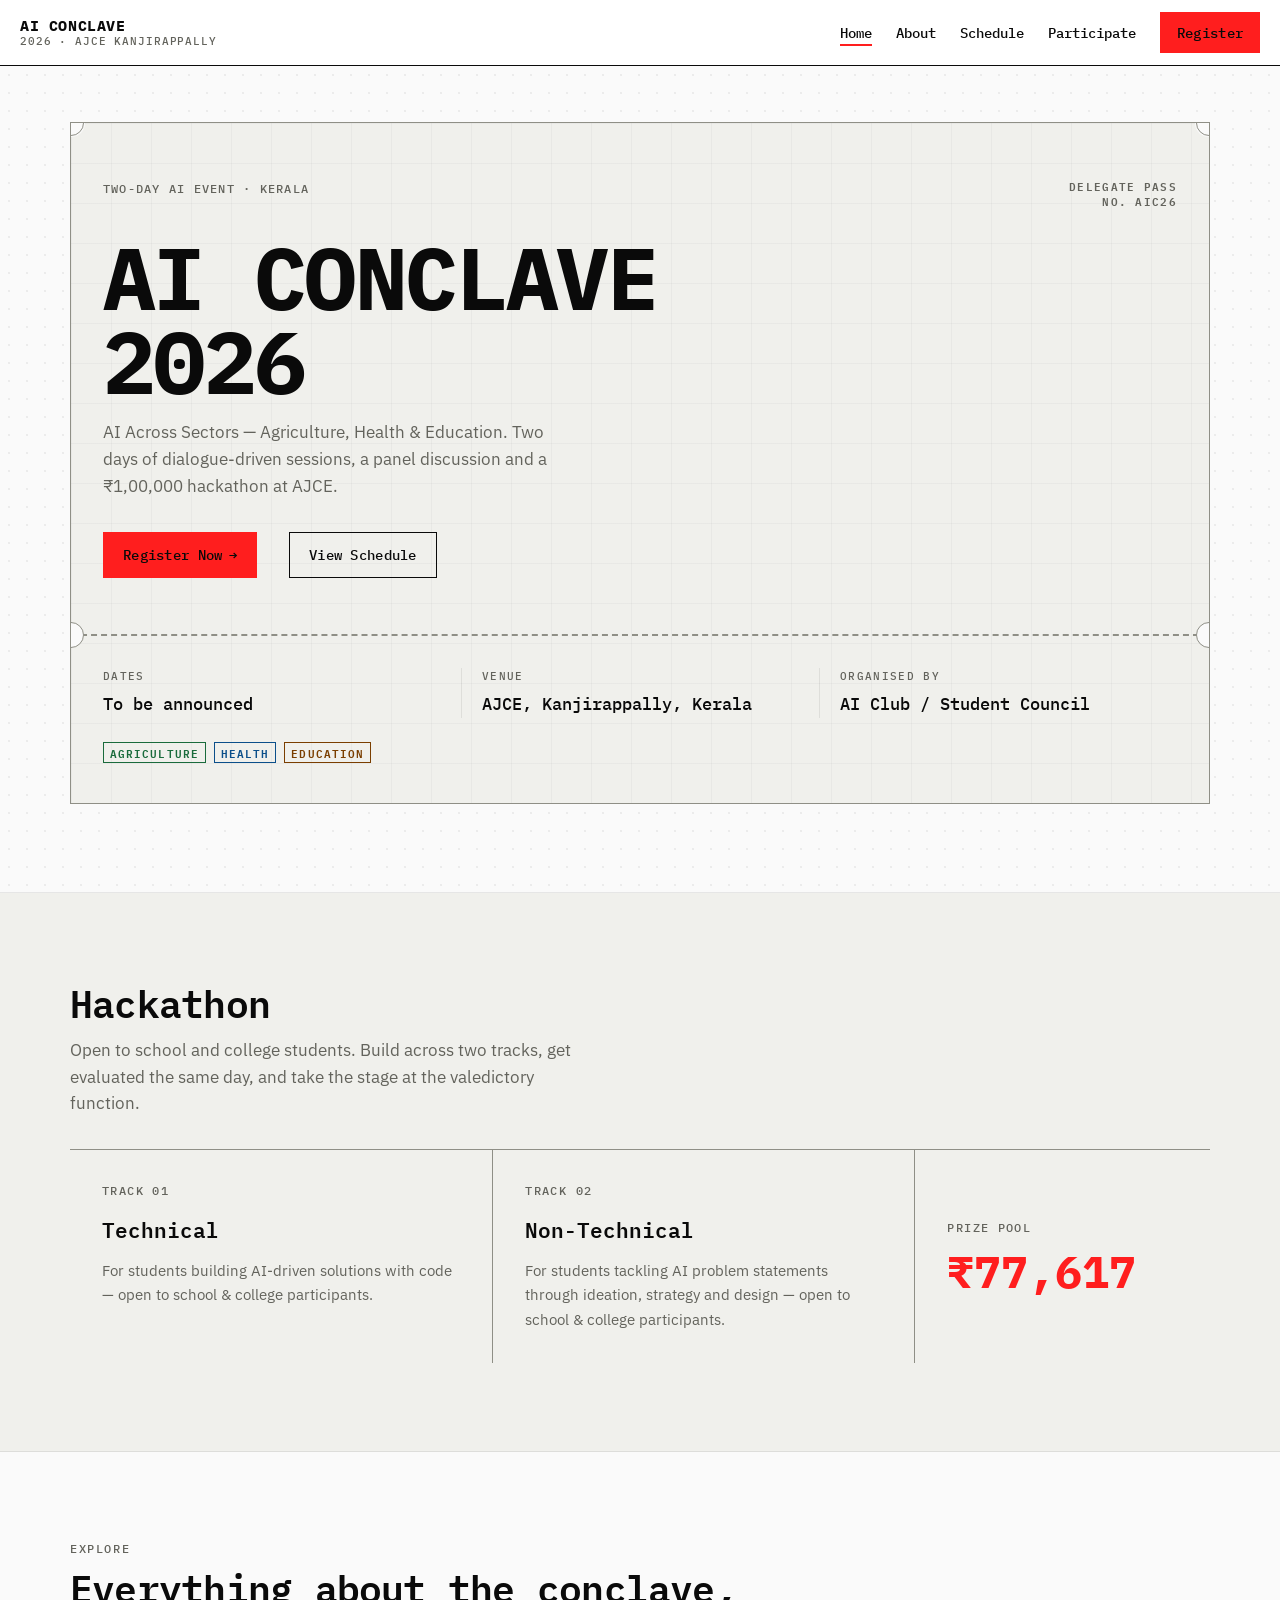
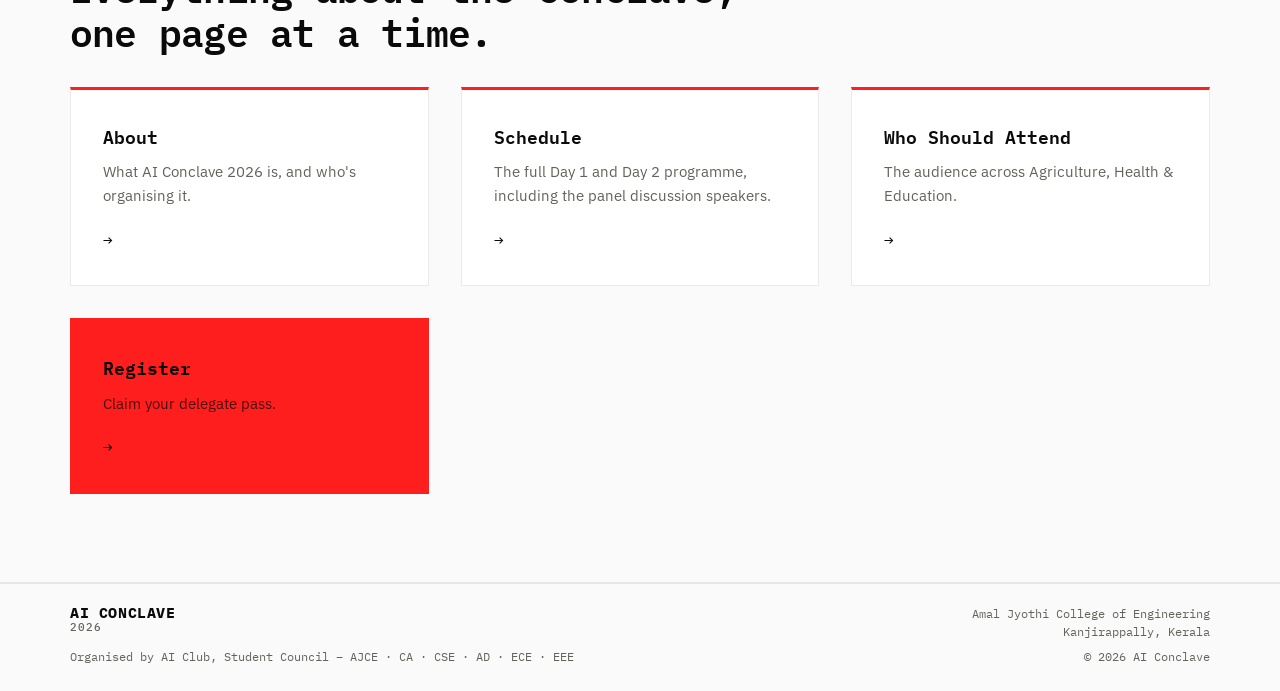
<file: index.html>
<!DOCTYPE html>
<html lang="en">
<head>
  <meta charset="utf-8" />
  <meta name="viewport" content="width=device-width, initial-scale=1" />
  <title>AI Conclave 2026</title>
  <link rel="preconnect" href="https://fonts.googleapis.com" />
  <link rel="preconnect" href="https://fonts.gstatic.com" crossorigin />
  <link href="https://fonts.googleapis.com/css2?family=IBM+Plex+Mono:wght@400;500;600;700&family=IBM+Plex+Sans:wght@400;600;700&display=swap" rel="stylesheet" />
  <link rel="stylesheet" href="style.css" />
</head>
<body>
<!-- SHARD: home-header | INSERT: immediately inside body, before main | DEPENDS: shared design tokens -->
<a class="skip-link" href="#main">Skip to main content</a>
<div class="scroll-progress" id="scroll-progress" aria-hidden="true"></div>
<header id="site-header" class="site-header">
  <div class="container header-bar">
    <a class="site-logo" href="index.html">AI CONCLAVE <span class="logo-year">2026 · AJCE KANJIRAPPALLY</span></a>
    <button id="nav-toggle" class="nav-toggle" type="button" aria-expanded="false" aria-controls="main-nav">
      <span class="sr-only">Menu</span>
      <span class="nav-toggle-bar"></span>
      <span class="nav-toggle-bar"></span>
      <span class="nav-toggle-bar"></span>
    </button>
    <nav class="main-nav" id="main-nav" aria-label="Primary">
      <ul class="main-nav-list">
        <li><a href="index.html" class="is-active" aria-current="page">Home</a></li>
        <li><a href="About/index.html">About</a></li>
        <li><a href="Schedule/index.html">Schedule</a></li>
        <li><a href="Participate/index.html">Participate</a></li>
        <li><a href="Register/index.html" class="btn btn-primary nav-cta">Register</a></li>
      </ul>
    </nav>
  </div>
</header>
<!-- /SHARD: home-header -->

<main id="main">
  <section id="hero" class="dot-field">
    <div class="container">
<!-- SHARD: hero-core | INSERT: inside #hero .container, before hero-actions | DEPENDS: ticket-03, ticket-04 -->
<div class="hero-ticket" data-reveal>
  <div class="hero-inner">
    <div class="hero-top">
      <span class="hero-eyebrow">Two-Day AI Event · Kerala</span>
      <span class="hero-badge-no">DELEGATE PASS<br />NO. AIC26</span>
    </div>
    <h1 class="hero-title">AI Conclave<br />2026</h1>
    <p class="hero-tagline">AI Across Sectors — Agriculture, Health &amp; Education. Two days of dialogue-driven sessions, a panel discussion and a ₹1,00,000 hackathon at AJCE.</p>
<!-- /SHARD: hero-core -->
<!-- SHARD: hero-actions | INSERT: immediately after ticket-02 hero tagline | DEPENDS: .hero-ticket remains open -->
    <div class="hero-actions">
      <a class="btn btn-primary" href="Register/index.html">Register Now <span class="btn-arrow" aria-hidden="true">→</span></a>
      <a class="btn btn-outline" href="Schedule/index.html">View Schedule</a>
    </div>
    <div class="hero-perforation"></div>
<!-- /SHARD: hero-actions -->
<!-- SHARD: hero-details | INSERT: immediately after ticket-03 perforation, then CLOSE .hero-inner and .hero-ticket | DEPENDS: ticket-02 wrapper -->
    <div class="hero-strip">
      <div class="hero-strip-item">
        <span class="hero-strip-label">Dates</span>
        <span class="hero-strip-value">To be announced</span>
      </div>
      <div class="hero-strip-item">
        <span class="hero-strip-label">Venue</span>
        <span class="hero-strip-value">AJCE, Kanjirappally, Kerala</span>
      </div>
      <div class="hero-strip-item">
        <span class="hero-strip-label">Organised By</span>
        <span class="hero-strip-value">AI Club / Student Council</span>
      </div>
    </div>
    <div class="hero-key">
      <div class="sector-key">
        <span class="stamp stamp-agri">Agriculture</span>
        <span class="stamp stamp-health">Health</span>
        <span class="stamp stamp-edu">Education</span>
      </div>
    </div>
  </div>
</div>
<!-- /SHARD: hero-details -->
    </div>
  </section>

  <section id="hackathon" class="section">
    <div class="container">
<!-- SHARD: hackathon-intro | INSERT: inside #hackathon .container, before .hackathon-grid | DEPENDS: tickets 06-08 -->
      <div class="section-head hackathon-intro" data-reveal>
        <h2 class="section-heading">Hackathon</h2>
        <p class="section-lede">Open to school and college students. Build across two tracks, get evaluated the same day, and take the stage at the valedictory function.</p>
      </div>
<!-- /SHARD: hackathon-intro -->
      <div class="hackathon-grid">
<!-- SHARD: technical-track | INSERT: first child of .hackathon-grid | DEPENDS: integration grid wrapper -->
        <div class="hackathon-track">
          <span class="hackathon-track-label">Track 01</span>
          <h3>Technical</h3>
          <p>For students building AI-driven solutions with code — open to school &amp; college participants.</p>
        </div>
<!-- /SHARD: technical-track -->
<!-- SHARD: nontechnical-track | INSERT: second child of .hackathon-grid | DEPENDS: integration grid wrapper -->
        <div class="hackathon-track">
          <span class="hackathon-track-label">Track 02</span>
          <h3>Non-Technical</h3>
          <p>For students tackling AI problem statements through ideation, strategy and design — open to school &amp; college participants.</p>
        </div>
<!-- /SHARD: nontechnical-track -->
<!-- SHARD: hackathon-prize | INSERT: third child of .hackathon-grid | DEPENDS: integration count-up script -->
        <div class="hackathon-prize">
          <span class="hackathon-prize-label">Prize Pool</span>
          <span class="hackathon-prize-figure mono-figure" data-count-to="100000" data-prefix="₹" data-format="indian">₹1,00,000</span>
        </div>
<!-- /SHARD: hackathon-prize -->
      </div>
    </div>
  </section>

  <section id="explore" class="section">
    <div class="container">
<!-- SHARD: explore | INSERT: as complete content inside #explore .container | DEPENDS: shared section styles -->
      <div class="section-head" data-reveal>
        <p class="eyebrow">Explore</p>
        <h2 class="section-heading">Everything about the conclave, one page at a time.</h2>
      </div>
      <div class="page-links-grid">
        <a class="page-link-card" href="About/index.html" data-reveal>
          <span class="page-link-title">About</span>
          <span class="page-link-desc">What AI Conclave 2026 is, and who's organising it.</span>
          <span class="page-link-arrow" aria-hidden="true">→</span>
        </a>
        <a class="page-link-card" href="Schedule/index.html" data-reveal>
          <span class="page-link-title">Schedule</span>
          <span class="page-link-desc">The full Day 1 and Day 2 programme, including the panel discussion speakers.</span>
          <span class="page-link-arrow" aria-hidden="true">→</span>
        </a>
        <a class="page-link-card" href="Participate/index.html" data-reveal>
          <span class="page-link-title">Who Should Attend</span>
          <span class="page-link-desc">The audience across Agriculture, Health &amp; Education.</span>
          <span class="page-link-arrow" aria-hidden="true">→</span>
        </a>
        <a class="page-link-card page-link-card-cta" href="Register/index.html" data-reveal>
          <span class="page-link-title">Register</span>
          <span class="page-link-desc">Claim your delegate pass.</span>
          <span class="page-link-arrow" aria-hidden="true">→</span>
        </a>
      </div>
<!-- /SHARD: explore -->
    </div>
  </section>
</main>
<!-- SHARD: footer | INSERT: immediately after </main> | DEPENDS: shared container and site-logo styles -->
<footer id="footer">
  <div class="container footer-grid">
    <div class="footer-org">
      <span class="site-logo">AI CONCLAVE <span class="logo-year">2026</span></span>
      <p class="footer-departments">Organised by AI Club, Student Council &ndash; AJCE &middot; CA &middot; CSE &middot; AD &middot; ECE &middot; EEE</p>
    </div>
    <div class="footer-meta">
      <p>Amal Jyothi College of Engineering<br />Kanjirappally, Kerala</p>
      <p>&copy; 2026 AI Conclave</p>
    </div>
  </div>
</footer>
<!-- /SHARD: footer -->
<script src="script.js"></script>
</body>
</html>
</file>
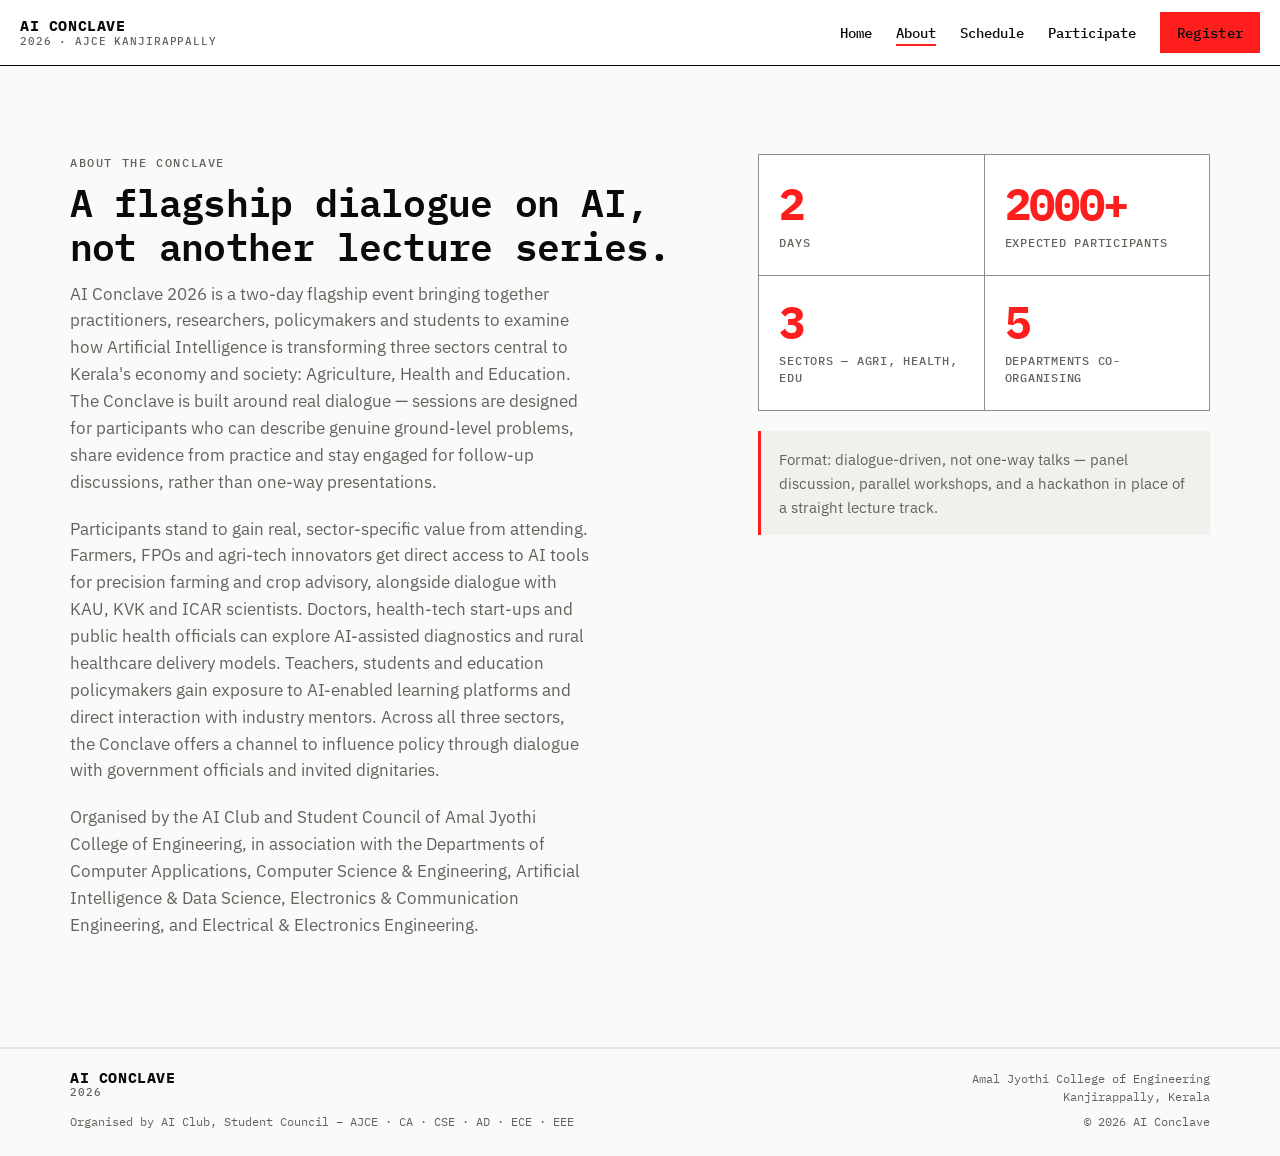
<file: About/index.html>
<!DOCTYPE html>
<html lang="en">
<head>
  <meta charset="utf-8" />
  <meta name="viewport" content="width=device-width, initial-scale=1" />
  <title>About — AI Conclave 2026</title>
  <link rel="preconnect" href="https://fonts.googleapis.com" />
  <link rel="preconnect" href="https://fonts.gstatic.com" crossorigin />
  <link href="https://fonts.googleapis.com/css2?family=IBM+Plex+Mono:wght@400;500;600;700&family=IBM+Plex+Sans:wght@400;600;700&display=swap" rel="stylesheet" />
  <link rel="stylesheet" href="../style.css" />
</head>
<body>
<!-- SHARD: about-header | INSERT: immediately inside body, before main | DEPENDS: shared design tokens -->
<a class="skip-link" href="#main">Skip to main content</a>
<div class="scroll-progress" id="scroll-progress" aria-hidden="true"></div>
<header id="site-header" class="site-header">
  <div class="container header-bar">
    <a class="site-logo" href="../index.html">AI CONCLAVE <span class="logo-year">2026 · AJCE KANJIRAPPALLY</span></a>
    <button id="nav-toggle" class="nav-toggle" type="button" aria-expanded="false" aria-controls="main-nav">
      <span class="sr-only">Menu</span>
      <span class="nav-toggle-bar"></span>
      <span class="nav-toggle-bar"></span>
      <span class="nav-toggle-bar"></span>
    </button>
    <nav class="main-nav" id="main-nav" aria-label="Primary">
      <ul class="main-nav-list">
        <li><a href="../index.html">Home</a></li>
        <li><a href="../About/index.html" class="is-active" aria-current="page">About</a></li>
        <li><a href="../Schedule/index.html">Schedule</a></li>
        <li><a href="../Participate/index.html">Participate</a></li>
        <li><a href="../Register/index.html" class="btn btn-primary nav-cta">Register</a></li>
      </ul>
    </nav>
  </div>
</header>
<!-- /SHARD: about-header -->

<main id="main">
  <section id="about" class="section">
    <div class="container about-grid">
<!-- SHARD: about-intro | INSERT: first content inside .about-grid; OPENS: left prose column | DEPENDS: tickets 03-05 -->
      <div data-reveal>
        <p class="eyebrow">About the Conclave</p>
        <h1 class="section-heading">A flagship dialogue on AI, not another lecture series.</h1>
<!-- /SHARD: about-intro -->
<!-- SHARD: about-purpose | INSERT: after ticket-12 heading, inside open left prose column | DEPENDS: ticket-12 -->
        <p class="section-lede">AI Conclave 2026 is a two-day flagship event bringing together practitioners, researchers, policymakers and students to examine how Artificial Intelligence is transforming three sectors central to Kerala's economy and society: Agriculture, Health and Education. The Conclave is built around real dialogue — sessions are designed for participants who can describe genuine ground-level problems, share evidence from practice and stay engaged for follow-up discussions, rather than one-way presentations.</p>
<!-- /SHARD: about-purpose -->
<!-- SHARD: about-value | INSERT: after ticket-13, inside open left prose column | DEPENDS: ticket-12 -->
        <p class="section-lede">Participants stand to gain real, sector-specific value from attending. Farmers, FPOs and agri-tech innovators get direct access to AI tools for precision farming and crop advisory, alongside dialogue with KAU, KVK and ICAR scientists. Doctors, health-tech start-ups and public health officials can explore AI-assisted diagnostics and rural healthcare delivery models. Teachers, students and education policymakers gain exposure to AI-enabled learning platforms and direct interaction with industry mentors. Across all three sectors, the Conclave offers a channel to influence policy through dialogue with government officials and invited dignitaries.</p>
<!-- /SHARD: about-value -->
<!-- SHARD: about-organisers | INSERT: after ticket-14; CLOSES: left prose column | DEPENDS: ticket-12 -->
        <p class="section-lede">Organised by the AI Club and Student Council of Amal Jyothi College of Engineering, in association with the Departments of Computer Applications, Computer Science &amp; Engineering, Artificial Intelligence &amp; Data Science, Electronics &amp; Communication Engineering, and Electrical &amp; Electronics Engineering.</p>
      </div>
<!-- /SHARD: about-organisers -->
<!-- SHARD: stat-days | INSERT: opens right about column and .about-stats; first statistic | DEPENDS: ticket-19 closes wrappers -->
      <div data-reveal>
        <div class="about-stats">
          <div class="about-stat">
            <span class="about-stat-figure mono-figure" data-count-to="2">2</span>
            <span class="about-stat-label">Days</span>
          </div>
<!-- /SHARD: stat-days -->
<!-- SHARD: stat-participants | INSERT: second child of open .about-stats | DEPENDS: ticket-16 -->
          <div class="about-stat">
            <span class="about-stat-figure mono-figure" data-count-to="2000" data-suffix="+">2000+</span>
            <span class="about-stat-label">Expected participants</span>
          </div>
<!-- /SHARD: stat-participants -->
<!-- SHARD: stat-sectors | INSERT: third child of open .about-stats | DEPENDS: ticket-16 -->
          <div class="about-stat">
            <span class="about-stat-figure mono-figure" data-count-to="3">3</span>
            <span class="about-stat-label">Sectors — Agri, Health, Edu</span>
          </div>
<!-- /SHARD: stat-sectors -->
<!-- SHARD: stat-departments | INSERT: fourth child of open .about-stats; CLOSES About section and main | DEPENDS: ticket-16 wrappers -->
          <div class="about-stat">
            <span class="about-stat-figure mono-figure" data-count-to="5">5</span>
            <span class="about-stat-label">Departments co-organising</span>
          </div>
        </div>
        <p class="about-principle">Format: dialogue-driven, not one-way talks — panel discussion, parallel workshops, and a hackathon in place of a straight lecture track.</p>
      </div>
    </div>
  </section>
</main>
<!-- /SHARD: stat-departments -->
<!-- SHARD: about-footer | INSERT: immediately after </main> | DEPENDS: shared container and site-logo styles -->
<footer id="footer">
  <div class="container footer-grid">
    <div class="footer-org">
      <span class="site-logo">AI CONCLAVE <span class="logo-year">2026</span></span>
      <p class="footer-departments">Organised by AI Club, Student Council &ndash; AJCE &middot; CA &middot; CSE &middot; AD &middot; ECE &middot; EEE</p>
    </div>
    <div class="footer-meta">
      <p>Amal Jyothi College of Engineering<br />Kanjirappally, Kerala</p>
      <p>&copy; 2026 AI Conclave</p>
    </div>
  </div>
</footer>
<!-- /SHARD: about-footer -->
<script src="../script.js"></script>
</body>
</html>
</file>
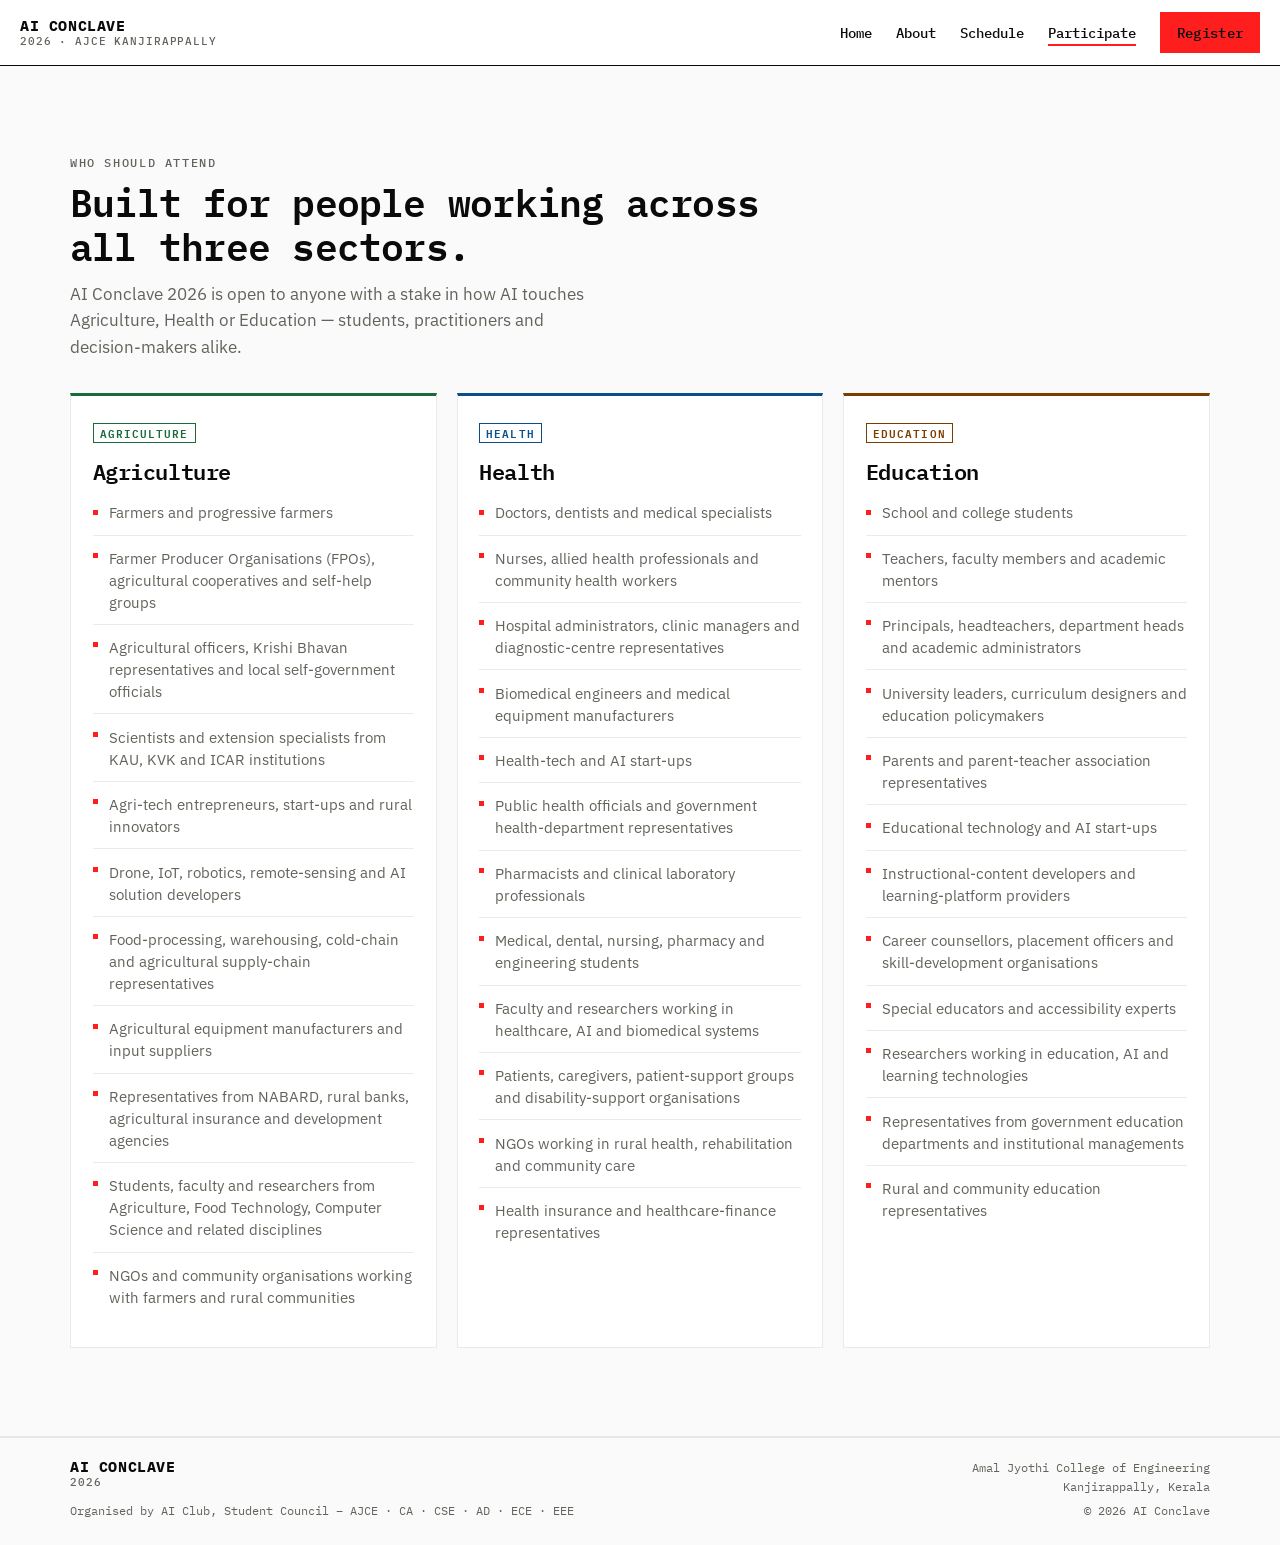
<file: Participate/index.html>
<!DOCTYPE html>
<html lang="en">
<head>
  <meta charset="utf-8" />
  <meta name="viewport" content="width=device-width, initial-scale=1" />
  <title>Who Should Attend — AI Conclave 2026</title>
  <link rel="preconnect" href="https://fonts.googleapis.com" />
  <link rel="preconnect" href="https://fonts.gstatic.com" crossorigin />
  <link href="https://fonts.googleapis.com/css2?family=IBM+Plex+Mono:wght@400;500;600;700&family=IBM+Plex+Sans:wght@400;600;700&display=swap" rel="stylesheet" />
  <link rel="stylesheet" href="../style.css" />
</head>
<body>
<!-- SHARD: participate-header | INSERT: immediately inside body, before main | DEPENDS: shared design tokens -->
<a class="skip-link" href="#main">Skip to main content</a>
<div class="scroll-progress" id="scroll-progress" aria-hidden="true"></div>
<header id="site-header" class="site-header">
  <div class="container header-bar">
    <a class="site-logo" href="../index.html">AI CONCLAVE <span class="logo-year">2026 · AJCE KANJIRAPPALLY</span></a>
    <button id="nav-toggle" class="nav-toggle" type="button" aria-expanded="false" aria-controls="main-nav">
      <span class="sr-only">Menu</span>
      <span class="nav-toggle-bar"></span>
      <span class="nav-toggle-bar"></span>
      <span class="nav-toggle-bar"></span>
    </button>
    <nav class="main-nav" id="main-nav" aria-label="Primary">
      <ul class="main-nav-list">
        <li><a href="../index.html">Home</a></li>
        <li><a href="../About/index.html">About</a></li>
        <li><a href="../Schedule/index.html">Schedule</a></li>
        <li><a href="../Participate/index.html" class="is-active" aria-current="page">Participate</a></li>
        <li><a href="../Register/index.html" class="btn btn-primary nav-cta">Register</a></li>
      </ul>
    </nav>
  </div>
</header>
<!-- /SHARD: participate-header -->

<main id="main">
  <section id="participants" class="section">
    <div class="container">
<!-- SHARD: participants-intro | INSERT: first content inside #participants .container | DEPENDS: shared typography -->
      <div class="section-head" data-reveal>
        <p class="eyebrow">Who Should Attend</p>
        <h1 class="section-heading">Built for people working across all three sectors.</h1>
        <p class="section-lede">AI Conclave 2026 is open to anyone with a stake in how AI touches Agriculture, Health or Education — students, practitioners and decision-makers alike.</p>
      </div>
<!-- /SHARD: participants-intro -->
<!-- SHARD: participants-grid | INSERT: after intro; OPENS .participants-grid | DEPENDS: tickets 04-09 -->
      <div class="participants-grid">
<!-- /SHARD: participants-grid -->
<!-- SHARD: participants-agriculture-a | INSERT: opens first Agriculture card in .participants-grid | DEPENDS: ticket-35 closes card -->
        <div id="participants-agri" class="participant-group" data-reveal>
          <span class="stamp stamp-agri">Agriculture</span>
          <h2>Agriculture</h2>
          <ul class="participant-list">
            <li>Farmers and progressive farmers</li>
            <li>Farmer Producer Organisations (FPOs), agricultural cooperatives and self-help groups</li>
            <li>Agricultural officers, Krishi Bhavan representatives and local self-government officials</li>
            <li>Scientists and extension specialists from KAU, KVK and ICAR institutions</li>
            <li>Agri-tech entrepreneurs, start-ups and rural innovators</li>
            <li>Drone, IoT, robotics, remote-sensing and AI solution developers</li>
<!-- /SHARD: participants-agriculture-a -->
<!-- SHARD: participants-agriculture-b | INSERT: completes Agriculture list and card | DEPENDS: ticket-34 -->
            <li>Food-processing, warehousing, cold-chain and agricultural supply-chain representatives</li>
            <li>Agricultural equipment manufacturers and input suppliers</li>
            <li>Representatives from NABARD, rural banks, agricultural insurance and development agencies</li>
            <li>Students, faculty and researchers from Agriculture, Food Technology, Computer Science and related disciplines</li>
            <li>NGOs and community organisations working with farmers and rural communities</li>
          </ul>
        </div>
<!-- /SHARD: participants-agriculture-b -->
<!-- SHARD: participants-health-a | INSERT: opens second Health card in .participants-grid | DEPENDS: ticket-37 closes card -->
        <div id="participants-health" class="participant-group" data-reveal>
          <span class="stamp stamp-health">Health</span>
          <h2>Health</h2>
          <ul class="participant-list">
            <li>Doctors, dentists and medical specialists</li>
            <li>Nurses, allied health professionals and community health workers</li>
            <li>Hospital administrators, clinic managers and diagnostic-centre representatives</li>
            <li>Biomedical engineers and medical equipment manufacturers</li>
            <li>Health-tech and AI start-ups</li>
            <li>Public health officials and government health-department representatives</li>
<!-- /SHARD: participants-health-a -->
<!-- SHARD: participants-health-b | INSERT: completes Health list and card | DEPENDS: ticket-36 -->
            <li>Pharmacists and clinical laboratory professionals</li>
            <li>Medical, dental, nursing, pharmacy and engineering students</li>
            <li>Faculty and researchers working in healthcare, AI and biomedical systems</li>
            <li>Patients, caregivers, patient-support groups and disability-support organisations</li>
            <li>NGOs working in rural health, rehabilitation and community care</li>
            <li>Health insurance and healthcare-finance representatives</li>
          </ul>
        </div>
<!-- /SHARD: participants-health-b -->
<!-- SHARD: participants-education-a | INSERT: opens third Education card in .participants-grid | DEPENDS: ticket-39 closes page wrappers -->
        <div id="participants-edu" class="participant-group" data-reveal>
          <span class="stamp stamp-edu">Education</span>
          <h2>Education</h2>
          <ul class="participant-list">
            <li>School and college students</li>
            <li>Teachers, faculty members and academic mentors</li>
            <li>Principals, headteachers, department heads and academic administrators</li>
            <li>University leaders, curriculum designers and education policymakers</li>
            <li>Parents and parent-teacher association representatives</li>
            <li>Educational technology and AI start-ups</li>
<!-- /SHARD: participants-education-a -->
<!-- SHARD: participants-education-b | INSERT: completes Education list; CLOSES grid, section, and main | DEPENDS: ticket-38 -->
            <li>Instructional-content developers and learning-platform providers</li>
            <li>Career counsellors, placement officers and skill-development organisations</li>
            <li>Special educators and accessibility experts</li>
            <li>Researchers working in education, AI and learning technologies</li>
            <li>Representatives from government education departments and institutional managements</li>
            <li>Rural and community education representatives</li>
          </ul>
        </div>
      </div>
    </div>
  </section>
</main>
<!-- /SHARD: participants-education-b -->
<!-- SHARD: participate-footer | INSERT: immediately after </main> | DEPENDS: shared container and site-logo styles -->
<footer id="footer">
  <div class="container footer-grid">
    <div class="footer-org">
      <span class="site-logo">AI CONCLAVE <span class="logo-year">2026</span></span>
      <p class="footer-departments">Organised by AI Club, Student Council &ndash; AJCE &middot; CA &middot; CSE &middot; AD &middot; ECE &middot; EEE</p>
    </div>
    <div class="footer-meta">
      <p>Amal Jyothi College of Engineering<br />Kanjirappally, Kerala</p>
      <p>&copy; 2026 AI Conclave</p>
    </div>
  </div>
</footer>
<!-- /SHARD: participate-footer -->
<script src="../script.js"></script>
</body>
</html>
</file>
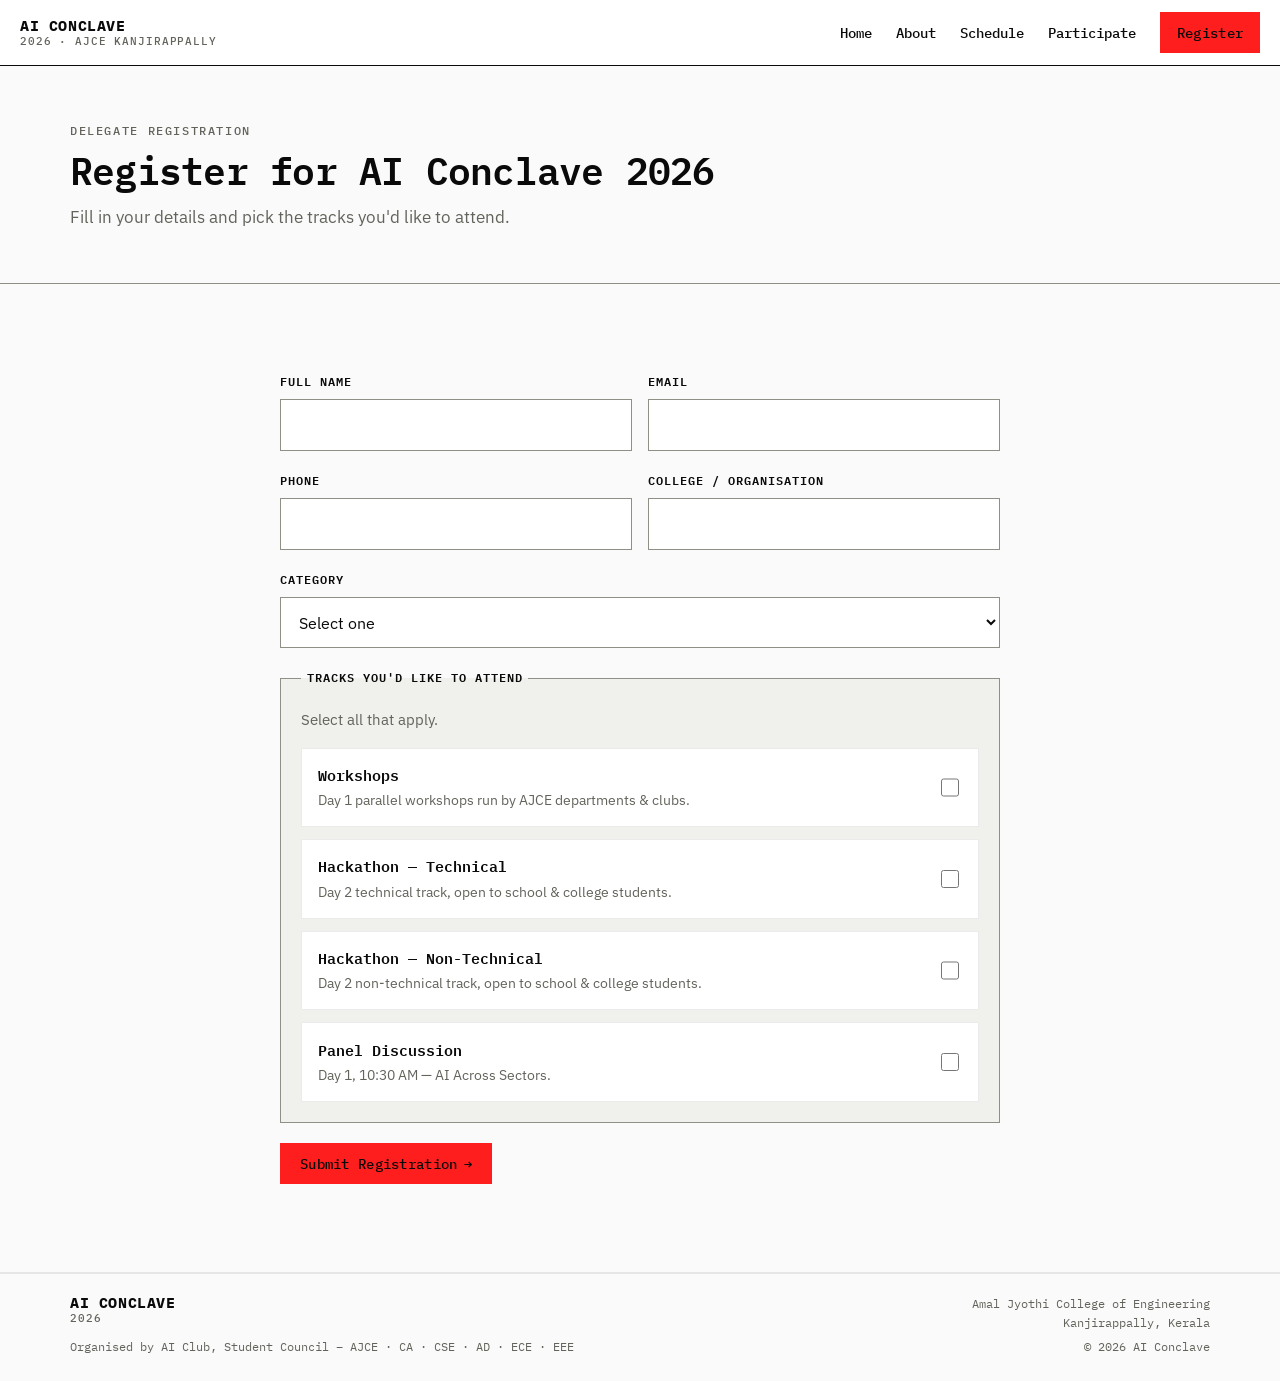
<file: Register/index.html>
<!DOCTYPE html>
<html lang="en">
<head>
  <meta charset="utf-8" />
  <meta name="viewport" content="width=device-width, initial-scale=1" />
  <title>Register — AI Conclave 2026</title>
  <link rel="preconnect" href="https://fonts.googleapis.com" />
  <link rel="preconnect" href="https://fonts.gstatic.com" crossorigin />
  <link href="https://fonts.googleapis.com/css2?family=IBM+Plex+Mono:wght@400;500;600;700&family=IBM+Plex+Sans:wght@400;600;700&display=swap" rel="stylesheet" />
  <link rel="stylesheet" href="../style.css" />
</head>
<body>
<!-- SHARD: register-header | INSERT: immediately inside body, before main | DEPENDS: shared design tokens -->
<a class="skip-link" href="#main">Skip to main content</a>
<div class="scroll-progress" id="scroll-progress" aria-hidden="true"></div>
<header id="site-header" class="site-header">
  <div class="container header-bar">
    <a class="site-logo" href="../index.html">AI CONCLAVE <span class="logo-year">2026 · AJCE KANJIRAPPALLY</span></a>
    <button id="nav-toggle" class="nav-toggle" type="button" aria-expanded="false" aria-controls="main-nav">
      <span class="sr-only">Menu</span>
      <span class="nav-toggle-bar"></span>
      <span class="nav-toggle-bar"></span>
      <span class="nav-toggle-bar"></span>
    </button>
    <nav class="main-nav" id="main-nav" aria-label="Primary">
      <ul class="main-nav-list">
        <li><a href="../index.html">Home</a></li>
        <li><a href="../About/index.html">About</a></li>
        <li><a href="../Schedule/index.html">Schedule</a></li>
        <li><a href="../Participate/index.html">Participate</a></li>
        <li><a href="../Register/index.html" class="btn btn-primary nav-cta is-active" aria-current="page">Register</a></li>
      </ul>
    </nav>
  </div>
</header>
<!-- /SHARD: register-header -->

<main id="main">
<!-- SHARD: register-page-header | INSERT: first child of main | DEPENDS: shared typography -->
  <section class="page-header">
    <div class="container">
      <p class="eyebrow">Delegate Registration</p>
      <h1 class="section-heading">Register for AI Conclave 2026</h1>
      <p class="section-lede">Fill in your details and pick the tracks you'd like to attend.</p>
    </div>
  </section>
<!-- /SHARD: register-page-header -->
  <section id="registration-form" class="section">
    <div class="container register-layout">
<!-- SHARD: register-identity | INSERT: OPENS #register-form, first form row | DEPENDS: tickets 04-07 -->
      <form id="register-form" novalidate>
        <div class="form-row">
          <div class="form-field">
            <label for="field-name">Full Name</label>
            <input type="text" id="field-name" name="name" autocomplete="name" required />
          </div>
          <div class="form-field">
            <label for="field-email">Email</label>
            <input type="email" id="field-email" name="email" autocomplete="email" required />
          </div>
        </div>
<!-- /SHARD: register-identity -->
<!-- SHARD: register-contact-category | INSERT: after ticket-43 inside open form | DEPENDS: ticket-43 -->
        <div class="form-row">
          <div class="form-field">
            <label for="field-phone">Phone</label>
            <input type="tel" id="field-phone" name="phone" autocomplete="tel" required />
          </div>
          <div class="form-field">
            <label for="field-org">College / Organisation</label>
            <input type="text" id="field-org" name="organisation" autocomplete="organization" required />
          </div>
        </div>
        <div class="form-field">
          <label for="field-category">Category</label>
          <select id="field-category" name="category" required>
            <option value="" disabled selected>Select one</option>
            <option value="Student">Student</option>
            <option value="Faculty">Faculty</option>
            <option value="Farmer">Farmer</option>
            <option value="Healthcare Professional">Healthcare Professional</option>
            <option value="Industry">Industry</option>
            <option value="Other">Other</option>
          </select>
        </div>
<!-- /SHARD: register-contact-category -->
<!-- SHARD: register-tracks-a | INSERT: opens track fieldset after category | DEPENDS: ticket-46 closes it -->
        <fieldset class="form-fieldset">
          <legend class="form-legend">Tracks You'd Like to Attend</legend>
          <p class="form-hint">Select all that apply.</p>
          <div class="track-options">
            <div class="track-option">
              <label for="track-workshops">
                <span class="track-option-title">Workshops</span>
                <span class="track-option-desc">Day 1 parallel workshops run by AJCE departments &amp; clubs.</span>
              </label>
              <input type="checkbox" id="track-workshops" name="tracks" value="Workshops" />
            </div>
            <div class="track-option">
              <label for="track-hackathon-tech">
                <span class="track-option-title">Hackathon — Technical</span>
                <span class="track-option-desc">Day 2 technical track, open to school &amp; college students.</span>
              </label>
              <input type="checkbox" id="track-hackathon-tech" name="tracks" value="Hackathon (Technical)" />
            </div>
<!-- /SHARD: register-tracks-a -->
<!-- SHARD: register-tracks-b | INSERT: completes ticket-45 track options and fieldset | DEPENDS: ticket-45 -->
            <div class="track-option">
              <label for="track-hackathon-nontech">
                <span class="track-option-title">Hackathon — Non-Technical</span>
                <span class="track-option-desc">Day 2 non-technical track, open to school &amp; college students.</span>
              </label>
              <input type="checkbox" id="track-hackathon-nontech" name="tracks" value="Hackathon (Non-Technical)" />
            </div>
            <div class="track-option">
              <label for="track-panel">
                <span class="track-option-title">Panel Discussion</span>
                <span class="track-option-desc">Day 1, 10:30 AM — AI Across Sectors.</span>
              </label>
              <input type="checkbox" id="track-panel" name="tracks" value="Panel Discussion" />
            </div>
          </div>
        </fieldset>
<!-- /SHARD: register-tracks-b -->
<!-- SHARD: register-submit | INSERT: after track fieldset; CLOSES form | DEPENDS: ticket-43 -->
        <div class="form-submit-row">
          <button type="submit" class="btn btn-primary" id="register-submit">Submit Registration <span class="btn-arrow" aria-hidden="true">→</span></button>
          <p class="form-error" id="register-error" role="alert" aria-live="polite">Please fill in all required fields.</p>
        </div>
      </form>
<!-- /SHARD: register-submit -->
<!-- SHARD: register-confirmation | INSERT: after closed form inside .register-layout | DEPENDS: integration form script -->
      <div class="confirmation-panel" id="confirmation-panel" role="status" aria-live="polite">
        <span class="stamp">Registration Received</span>
        <h2>You're on the list.</h2>
        <p>Thanks for registering for AI Conclave 2026. A confirmation with further details will be sent to your email closer to the event.</p>
        <dl class="confirmation-summary" id="confirmation-summary"></dl>
        <button type="button" class="btn btn-outline" id="register-again">Register Another Person</button>
      </div>
<!-- /SHARD: register-confirmation -->
<!-- SHARD: register-layout-close | INSERT: after ticket-48; CLOSES layout, registration section, and main | DEPENDS: integration outer wrappers -->
    </div>
  </section>
</main>
<!-- /SHARD: register-layout-close -->
<!-- SHARD: register-footer | INSERT: immediately after </main> | DEPENDS: shared container and site-logo styles -->
<footer id="footer">
  <div class="container footer-grid">
    <div class="footer-org">
      <span class="site-logo">AI CONCLAVE <span class="logo-year">2026</span></span>
      <p class="footer-departments">Organised by AI Club, Student Council &ndash; AJCE &middot; CA &middot; CSE &middot; AD &middot; ECE &middot; EEE</p>
    </div>
    <div class="footer-meta">
      <p>Amal Jyothi College of Engineering<br />Kanjirappally, Kerala</p>
      <p>&copy; 2026 AI Conclave</p>
    </div>
  </div>
</footer>
<!-- /SHARD: register-footer -->
<script src="../script.js"></script>
</body>
</html>
</file>
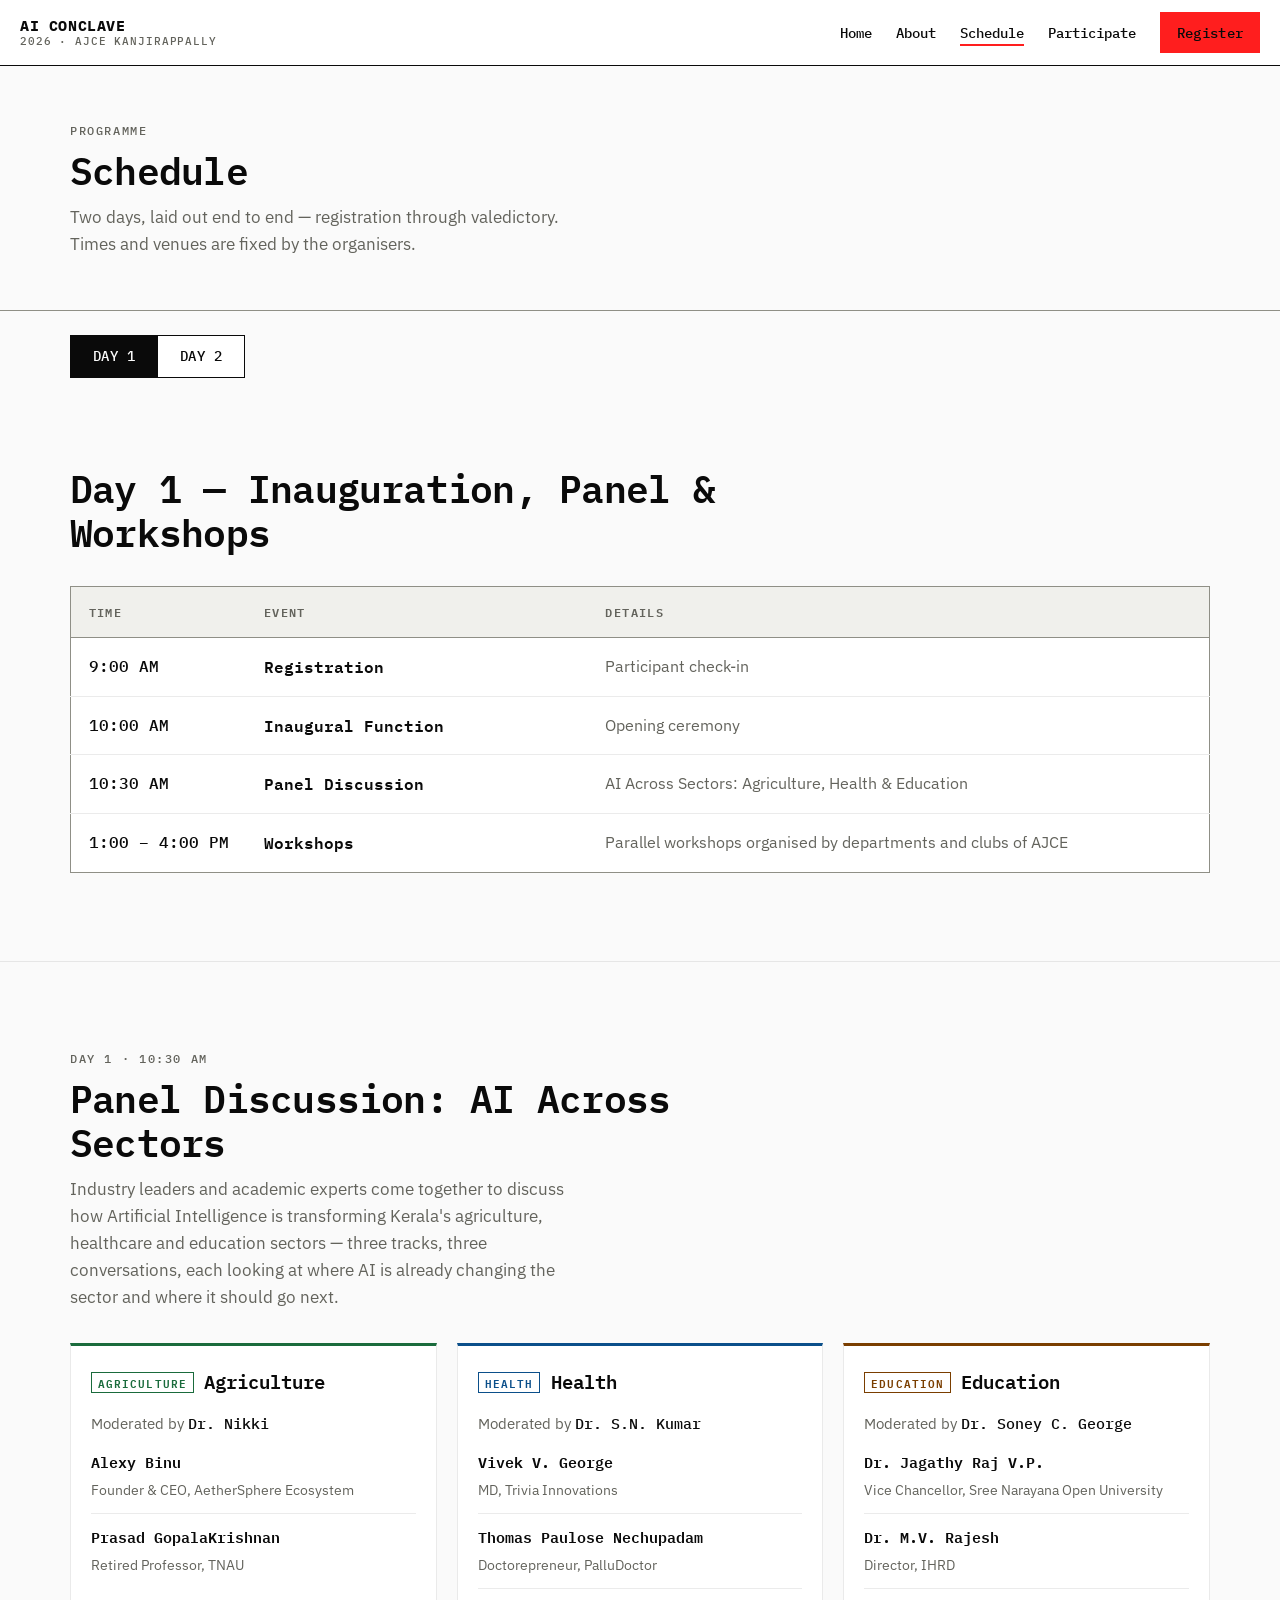
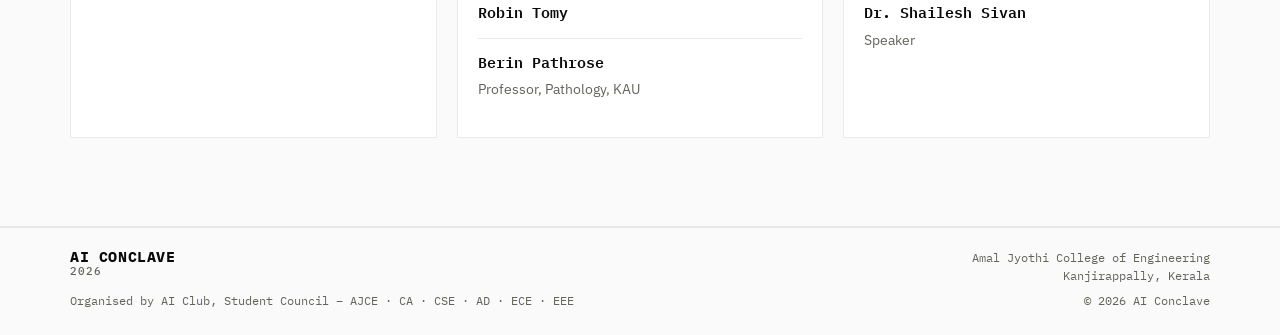
<file: Schedule/index.html>
<!DOCTYPE html>
<html lang="en">
<head>
  <meta charset="utf-8" />
  <meta name="viewport" content="width=device-width, initial-scale=1" />
  <title>Schedule — AI Conclave 2026</title>
  <link rel="preconnect" href="https://fonts.googleapis.com" />
  <link rel="preconnect" href="https://fonts.gstatic.com" crossorigin />
  <link href="https://fonts.googleapis.com/css2?family=IBM+Plex+Mono:wght@400;500;600;700&family=IBM+Plex+Sans:wght@400;600;700&display=swap" rel="stylesheet" />
  <link rel="stylesheet" href="../style.css" />
</head>
<body>
<!-- SHARD: schedule-header | INSERT: immediately inside body, before main | DEPENDS: shared design tokens -->
<a class="skip-link" href="#main">Skip to main content</a>
<div class="scroll-progress" id="scroll-progress" aria-hidden="true"></div>
<header id="site-header" class="site-header">
  <div class="container header-bar">
    <a class="site-logo" href="../index.html">AI CONCLAVE <span class="logo-year">2026 · AJCE KANJIRAPPALLY</span></a>
    <button id="nav-toggle" class="nav-toggle" type="button" aria-expanded="false" aria-controls="main-nav">
      <span class="sr-only">Menu</span>
      <span class="nav-toggle-bar"></span>
      <span class="nav-toggle-bar"></span>
      <span class="nav-toggle-bar"></span>
    </button>
    <nav class="main-nav" id="main-nav" aria-label="Primary">
      <ul class="main-nav-list">
        <li><a href="../index.html">Home</a></li>
        <li><a href="../About/index.html">About</a></li>
        <li><a href="../Schedule/index.html" class="is-active" aria-current="page">Schedule</a></li>
        <li><a href="../Participate/index.html">Participate</a></li>
        <li><a href="../Register/index.html" class="btn btn-primary nav-cta">Register</a></li>
      </ul>
    </nav>
  </div>
</header>
<!-- /SHARD: schedule-header -->

<main id="main">
<!-- SHARD: schedule-page-header | INSERT: first child of main | DEPENDS: shared section typography -->
  <section class="page-header">
    <div class="container">
      <p class="eyebrow">Programme</p>
      <h1 class="section-heading">Schedule</h1>
      <p class="section-lede">Two days, laid out end to end — registration through valedictory. Times and venues are fixed by the organisers.</p>
    </div>
  </section>
<!-- /SHARD: schedule-page-header -->
<!-- SHARD: schedule-toggle | INSERT: after page header, before schedule-day1 | DEPENDS: integration initScheduleTabs -->
  <div class="container day-toggle-wrap">
    <div class="day-toggle" role="group" aria-label="Select schedule day">
      <button type="button" class="day-toggle-btn is-active" data-day-target="1" aria-pressed="true">Day 1</button>
      <button type="button" class="day-toggle-btn" data-day-target="2" aria-pressed="false">Day 2</button>
    </div>
  </div>
<!-- /SHARD: schedule-toggle -->
<!-- SHARD: schedule-day-one | INSERT: complete #schedule-day1 section after day toggle | DEPENDS: shared table styles -->
  <section id="schedule-day1" class="section">
    <div class="container">
      <div class="section-head" data-reveal>
        <h2 class="section-heading">Day 1 <span class="mono-figure">— Inauguration, Panel &amp; Workshops</span></h2>
      </div>
      <table class="schedule-table" data-reveal>
        <caption>Day 1 schedule</caption>
        <thead>
          <tr>
            <th scope="col">Time</th>
            <th scope="col">Event</th>
            <th scope="col">Details</th>
          </tr>
        </thead>
        <tbody>
          <tr>
            <td class="schedule-time mono-figure">9:00 AM</td>
            <td class="schedule-event">Registration</td>
            <td class="schedule-desc">Participant check-in</td>
          </tr>
          <tr>
            <td class="schedule-time mono-figure">10:00 AM</td>
            <td class="schedule-event">Inaugural Function</td>
            <td class="schedule-desc">Opening ceremony</td>
          </tr>
          <tr>
            <td class="schedule-time mono-figure">10:30 AM</td>
            <td class="schedule-event">Panel Discussion</td>
            <td class="schedule-desc">AI Across Sectors: Agriculture, Health &amp; Education</td>
          </tr>
          <tr>
            <td class="schedule-time mono-figure">1:00 – 4:00 PM</td>
            <td class="schedule-event">Workshops</td>
            <td class="schedule-desc">Parallel workshops organised by departments and clubs of AJCE</td>
          </tr>
        </tbody>
      </table>
    </div>
  </section>
<!-- /SHARD: schedule-day-one -->
<!-- SHARD: panel-intro | INSERT: opens #panel and .panel-grid after Day 1 | DEPENDS: tickets 06-08 -->
  <section id="panel" class="section">
    <div class="container">
      <div class="section-head" data-reveal>
        <p class="eyebrow">Day 1 · 10:30 AM</p>
        <h2 class="section-heading">Panel Discussion: AI Across Sectors</h2>
        <p class="section-lede">Industry leaders and academic experts come together to discuss how Artificial Intelligence is transforming Kerala's agriculture, healthcare and education sectors — three tracks, three conversations, each looking at where AI is already changing the sector and where it should go next.</p>
      </div>
      <div class="panel-grid">
<!-- /SHARD: panel-intro -->
<!-- SHARD: panel-agriculture | INSERT: first child of open .panel-grid | DEPENDS: ticket-25 -->
        <section id="panel-agriculture" class="panel-track" data-reveal aria-labelledby="panel-agriculture-heading">
          <div class="panel-track-head">
            <span class="stamp stamp-agri">Agriculture</span>
            <h3 id="panel-agriculture-heading">Agriculture</h3>
          </div>
          <p class="panel-moderator">Moderated by <span class="panel-moderator-name">Dr. Nikki</span></p>
          <ul class="speaker-list">
            <li>
              <span class="speaker-name">Alexy Binu</span>
              <span class="speaker-role">Founder &amp; CEO, AetherSphere Ecosystem</span>
            </li>
            <li>
              <span class="speaker-name">Prasad GopalaKrishnan</span>
              <span class="speaker-role">Retired Professor, TNAU</span>
            </li>
          </ul>
        </section>
<!-- /SHARD: panel-agriculture -->
<!-- SHARD: panel-health | INSERT: second child of open .panel-grid | DEPENDS: ticket-25 -->
        <section id="panel-health" class="panel-track" data-reveal aria-labelledby="panel-health-heading">
          <div class="panel-track-head">
            <span class="stamp stamp-health">Health</span>
            <h3 id="panel-health-heading">Health</h3>
          </div>
          <p class="panel-moderator">Moderated by <span class="panel-moderator-name">Dr. S.N. Kumar</span></p>
          <ul class="speaker-list">
            <li>
              <span class="speaker-name">Vivek V. George</span>
              <span class="speaker-role">MD, Trivia Innovations</span>
            </li>
            <li>
              <span class="speaker-name">Thomas Paulose Nechupadam</span>
              <span class="speaker-role">Doctorepreneur, PalluDoctor</span>
            </li>
            <li>
              <span class="speaker-name">Robin Tomy</span>
            </li>
            <li>
              <span class="speaker-name">Berin Pathrose</span>
              <span class="speaker-role">Professor, Pathology, KAU</span>
            </li>
          </ul>
        </section>
<!-- /SHARD: panel-health -->
<!-- SHARD: panel-education | INSERT: third child of open .panel-grid; CLOSES #panel | DEPENDS: ticket-25 -->
        <section id="panel-education" class="panel-track" data-reveal aria-labelledby="panel-education-heading">
          <div class="panel-track-head">
            <span class="stamp stamp-edu">Education</span>
            <h3 id="panel-education-heading">Education</h3>
          </div>
          <p class="panel-moderator">Moderated by <span class="panel-moderator-name">Dr. Soney C. George</span></p>
          <ul class="speaker-list">
            <li>
              <span class="speaker-name">Dr. Jagathy Raj V.P.</span>
              <span class="speaker-role">Vice Chancellor, Sree Narayana Open University</span>
            </li>
            <li>
              <span class="speaker-name">Dr. M.V. Rajesh</span>
              <span class="speaker-role">Director, IHRD</span>
            </li>
            <li>
              <span class="speaker-name">Dr. Shailesh Sivan</span>
              <span class="speaker-role">Speaker</span>
            </li>
          </ul>
        </section>
      </div>
    </div>
  </section>
<!-- /SHARD: panel-education -->
<!-- SHARD: schedule-day-two | INSERT: complete #schedule-day2 section after #panel; integrator closes main after it | DEPENDS: toggle behavior -->
  <section id="schedule-day2" class="section">
    <div class="container">
      <div class="section-head" data-reveal>
        <h2 class="section-heading">Day 2 <span class="mono-figure">— Hackathon &amp; Valedictory</span></h2>
      </div>
      <table class="schedule-table" data-reveal>
        <caption>Day 2 schedule</caption>
        <thead>
          <tr>
            <th scope="col">Time</th>
            <th scope="col">Event</th>
            <th scope="col">Details</th>
          </tr>
        </thead>
        <tbody>
          <tr>
            <td class="schedule-time mono-figure">9:00 AM</td>
            <td class="schedule-event">Registration</td>
            <td class="schedule-desc">Participant check-in</td>
          </tr>
          <tr>
            <td class="schedule-time mono-figure">9:30 AM – 2:30 PM</td>
            <td class="schedule-event">Hackathon</td>
            <td class="schedule-desc">Technical and Non-Technical tracks for school &amp; college students. Prize pool ₹1,00,000</td>
          </tr>
          <tr>
            <td class="schedule-time mono-figure">2:30 PM</td>
            <td class="schedule-event">Evaluation</td>
            <td class="schedule-desc">Judging and assessment of hackathon projects</td>
          </tr>
          <tr>
            <td class="schedule-time mono-figure">4:00 PM</td>
            <td class="schedule-event">Valedictory Function</td>
            <td class="schedule-desc">Closing ceremony and prize distribution</td>
          </tr>
        </tbody>
      </table>
    </div>
  </section>
<!-- /SHARD: schedule-day-two -->
</main>
<!-- SHARD: schedule-footer | INSERT: immediately after </main> | DEPENDS: shared container and site-logo styles -->
<footer id="footer">
  <div class="container footer-grid">
    <div class="footer-org">
      <span class="site-logo">AI CONCLAVE <span class="logo-year">2026</span></span>
      <p class="footer-departments">Organised by AI Club, Student Council &ndash; AJCE &middot; CA &middot; CSE &middot; AD &middot; ECE &middot; EEE</p>
    </div>
    <div class="footer-meta">
      <p>Amal Jyothi College of Engineering<br />Kanjirappally, Kerala</p>
      <p>&copy; 2026 AI Conclave</p>
    </div>
  </div>
</footer>
<!-- /SHARD: schedule-footer -->
<script src="../script.js"></script>
</body>
</html>
</file>
<file: style.css>
/* ===== Shared design tokens & reset ===== */
:root {
  --color-base: #fafafa;
  --color-surface: #f0f0ec;
  --color-surface-alt: #e6e6e1;
  --color-text: #0a0a0a;
  --color-text-soft: #63635c;
  --color-line: rgba(10, 10, 10, 0.08);
  --color-line-strong: #8f8f86;
  --color-signal: #ff1e1e;
  --color-signal-bright: #ff4545;
  --font-display: "IBM Plex Mono", monospace;
  --font-body: "IBM Plex Sans", sans-serif;
  --space-xs: 0.5rem;
  --space-sm: 0.75rem;
  --space-md: 1.25rem;
  --space-lg: 2rem;
  --space-xl: 3.5rem;
  --space-2xl: 5.5rem;
  --container-width: 1180px;
}

*,
*::before,
*::after {
  box-sizing: border-box;
}

html {
  scroll-behavior: smooth;
}

body {
  margin: 0;
  background: var(--color-base);
  color: var(--color-text);
  font-family: var(--font-body);
  line-height: 1.6;
}

img {
  max-width: 100%;
  display: block;
}

a {
  color: inherit;
}

.sr-only {
  position: absolute;
  width: 1px;
  height: 1px;
  padding: 0;
  margin: -1px;
  overflow: hidden;
  clip: rect(0, 0, 0, 0);
  white-space: nowrap;
  border: 0;
}

.container {
  width: 100%;
  max-width: var(--container-width);
  margin-inline: auto;
  padding-inline: var(--space-md);
}

.section {
  padding-block: var(--space-2xl);
  border-bottom: 1px solid var(--color-line);
}

.section-head {
  margin-bottom: var(--space-lg);
  max-width: 46rem;
}

.section-heading {
  margin: 0 0 var(--space-sm);
  font-family: var(--font-display);
  font-weight: 600;
  font-size: clamp(1.75rem, 3vw, 2.5rem);
  line-height: 1.15;
  letter-spacing: -0.02em;
}

.section-lede {
  margin: 0 0 var(--space-md);
  color: var(--color-text-soft);
  font-size: 1.05rem;
  max-width: 52ch;
}

.eyebrow {
  margin: 0 0 var(--space-xs);
  font-family: var(--font-display);
  font-size: 0.72rem;
  font-weight: 500;
  letter-spacing: 0.14em;
  text-transform: uppercase;
  color: var(--color-text-soft);
}

.mono-figure {
  font-family: var(--font-display);
  font-variant-numeric: tabular-nums;
}

/* Buttons */
.btn {
  display: inline-flex;
  align-items: center;
  justify-content: center;
  gap: 0.4rem;
  padding: 0.75em 1.35em;
  border: 1px solid var(--color-text);
  background: transparent;
  color: var(--color-text);
  font-family: var(--font-display);
  font-size: 0.88rem;
  font-weight: 500;
  letter-spacing: 0.02em;
  text-decoration: none;
  cursor: pointer;
  transition: background 0.15s ease, color 0.15s ease, border-color 0.15s ease, transform 0.15s ease;
}

.btn-primary {
  background: var(--color-signal);
  border-color: var(--color-signal);
  color: #0a0a0a;
}

.btn-primary:hover {
  background: var(--color-signal-bright);
  border-color: var(--color-signal-bright);
}

.btn-outline {
  background: transparent;
}

.btn-outline:hover {
  background: var(--color-text);
  color: var(--color-base);
}

.btn-arrow {
  display: inline-block;
  transition: transform 0.15s ease;
}

.btn:hover .btn-arrow {
  transform: translateX(3px);
}

/* Stamps */
.stamp {
  display: inline-block;
  padding: 0.25em 0.55em;
  border: 1.5px solid currentColor;
  font-family: var(--font-display);
  font-size: 0.68rem;
  font-weight: 600;
  letter-spacing: 0.1em;
  text-transform: uppercase;
  line-height: 1.2;
}

.stamp-agri {
  color: #1a6b3c;
  border-color: #1a6b3c;
}

.stamp-health {
  color: #0b4f8a;
  border-color: #0b4f8a;
}

.stamp-edu {
  color: #7a3e00;
  border-color: #7a3e00;
}

.sector-key {
  display: flex;
  flex-wrap: wrap;
  gap: 0.5rem;
}

/* Skip link & scroll progress */
.skip-link {
  position: absolute;
  left: 1rem;
  top: -100px;
  z-index: 100;
  padding: 0.6rem 1rem;
  background: var(--color-text);
  color: var(--color-base);
  font-family: var(--font-display);
  font-size: 0.85rem;
  text-decoration: none;
}

.skip-link:focus {
  top: 1rem;
}

.scroll-progress {
  position: fixed;
  top: 0;
  left: 0;
  height: 3px;
  width: 0%;
  background: var(--color-signal);
  z-index: 60;
  pointer-events: none;
}

/* ===== Canonical shell: header ===== */
.site-header {
  position: sticky;
  top: 0;
  z-index: 50;
  background: #fff;
  border-bottom: 1px solid var(--color-text);
}

.header-bar {
  max-width: 1600px;
  margin-inline: auto;
  display: flex;
  align-items: center;
  justify-content: space-between;
  gap: 1.5rem;
  padding-block: 0.75rem;
}

.site-logo {
  display: inline-block;
  font-family: var(--font-display);
  font-weight: 700;
  font-size: 0.95rem;
  letter-spacing: 0.04em;
  text-decoration: none;
  line-height: 1.15;
  color: var(--color-text);
}

.site-logo .logo-year {
  display: block;
  font-size: 0.68rem;
  font-weight: 500;
  letter-spacing: 0.08em;
  color: var(--color-text-soft);
}

.nav-toggle {
  display: none;
  width: 2.5rem;
  height: 2.5rem;
  padding: 0;
  border: 1px solid var(--color-text);
  background: #fff;
  cursor: pointer;
  flex-direction: column;
  align-items: center;
  justify-content: center;
  gap: 5px;
}

.nav-toggle-bar {
  display: block;
  width: 1.15rem;
  height: 2px;
  background: var(--color-text);
}

.main-nav-list {
  display: flex;
  align-items: center;
  gap: 1.5rem;
  list-style: none;
  margin: 0;
  padding: 0;
}

.main-nav a {
  position: relative;
  font-family: var(--font-display);
  font-size: 0.9rem;
  font-weight: 500;
  text-decoration: none;
  color: var(--color-text);
  padding-bottom: 0.15rem;
}

.main-nav a:not(.btn)::after {
  content: "";
  position: absolute;
  left: 0;
  right: 0;
  bottom: -2px;
  height: 2px;
  background: var(--color-signal);
  transform: scaleX(0);
  transform-origin: left;
  transition: transform 0.15s ease;
}

.main-nav a:not(.btn):hover::after,
.main-nav a:not(.btn).is-active::after {
  transform: scaleX(1);
}

.main-nav a.nav-cta {
  padding: 0.55em 1.1em;
}

@media (max-width: 860px) {
  .nav-toggle {
    display: inline-flex;
  }

  .main-nav {
    position: fixed;
    top: 57px;
    left: 30%;
    right: 0;
    bottom: 0;
    background: #fff;
    border-left: 1px solid var(--color-text);
    padding: 1.25rem;
    transform: translateX(105%);
    transition: transform 0.25s ease;
    overflow-y: auto;
    z-index: 40;
  }

  .main-nav.is-open {
    transform: translateX(0);
  }

  .main-nav-list {
    flex-direction: column;
    align-items: stretch;
    gap: 0;
  }

  .main-nav-list a {
    display: block;
    padding: 0.9rem 0;
    border-bottom: 1px solid var(--color-line);
  }

  .main-nav a.nav-cta {
    margin-top: 1rem;
    text-align: center;
  }
}

@media (max-width: 420px) {
  .main-nav {
    left: 0;
  }
}

/* ===== Canonical shell: footer ===== */
#footer {
  padding-block: 1.25rem;
  border-top: 1px solid var(--color-line);
}

.footer-grid {
  display: flex;
  flex-wrap: wrap;
  align-items: flex-start;
  justify-content: space-between;
  gap: 1rem 2rem;
}

.footer-departments {
  margin: 0.5rem 0 0;
  color: var(--color-text-soft);
  font-family: var(--font-display);
  font-size: 0.78rem;
  line-height: 1.5;
}

.footer-meta {
  color: var(--color-text-soft);
  font-family: var(--font-display);
  font-size: 0.78rem;
  line-height: 1.5;
  text-align: right;
}

.footer-meta p {
  margin: 0 0 0.35rem;
}

@media (max-width: 640px) {
  .footer-meta {
    text-align: left;
  }
}

/* Reveal */
[data-reveal] {
  opacity: 0;
  transform: translateY(14px);
  transition: opacity 0.55s ease, transform 0.55s ease;
}

[data-reveal].is-revealed {
  opacity: 1;
  transform: none;
}

@media (prefers-reduced-motion: reduce) {
  html {
    scroll-behavior: auto;
  }

  [data-reveal] {
    opacity: 1;
    transform: none;
    transition: none;
  }

  .btn-arrow,
  .main-nav,
  .main-nav a:not(.btn)::after {
    transition: none;
  }
}

/* Page header shared */
.page-header {
  padding-top: 3.5rem;
  padding-bottom: 2rem;
  border-bottom: 1px solid var(--color-line-strong);
}

.page-header .section-heading {
  margin-bottom: 0.75rem;
}

/* ===== Home: hero ===== */
#hero {
  padding-block: var(--space-xl) var(--space-2xl);
  border-bottom: 1px solid var(--color-line);
}

.dot-field {
  background-image: radial-gradient(rgba(10, 10, 10, 0.06) 1px, transparent 1px);
  background-size: 18px 18px;
}

.hero-ticket {
  position: relative;
  background: var(--color-surface);
  border: 1px solid var(--color-line-strong);
  background-image:
    linear-gradient(rgba(10, 10, 10, 0.03) 1px, transparent 1px),
    linear-gradient(90deg, rgba(10, 10, 10, 0.03) 1px, transparent 1px);
  background-size: 40px 40px;
  padding: 3.5rem 2rem 0;
  overflow: hidden;
}

.hero-ticket::before,
.hero-ticket::after {
  content: "";
  position: absolute;
  top: -13px;
  width: 26px;
  height: 26px;
  border-radius: 50%;
  background: var(--color-base);
  border: 1px solid var(--color-line-strong);
  box-shadow: 0 0 0 1px var(--color-base);
}

.hero-ticket::before {
  left: -13px;
}

.hero-ticket::after {
  right: -13px;
}

.hero-inner {
  position: relative;
  z-index: 1;
}

.hero-top {
  display: flex;
  flex-wrap: wrap;
  justify-content: space-between;
  gap: 1rem;
  margin-bottom: 1.75rem;
}

.hero-eyebrow {
  font-family: var(--font-display);
  font-size: 0.78rem;
  font-weight: 500;
  letter-spacing: 0.1em;
  text-transform: uppercase;
  color: var(--color-text-soft);
}

.hero-badge-no {
  font-family: var(--font-display);
  font-size: 0.68rem;
  font-weight: 600;
  letter-spacing: 0.12em;
  text-align: right;
  line-height: 1.35;
  color: var(--color-text-soft);
}

.hero-title {
  margin: 0 0 1rem;
  font-family: var(--font-display);
  font-weight: 700;
  font-size: clamp(2.6rem, 8vw, 5.5rem);
  line-height: 0.95;
  letter-spacing: -0.03em;
  text-transform: uppercase;
}

.hero-tagline {
  margin: 0 0 2rem;
  max-width: 46ch;
  color: var(--color-text-soft);
  font-size: 1.05rem;
}

.hero-actions {
  display: flex;
  flex-wrap: wrap;
  gap: 2rem;
  margin-bottom: 3.5rem;
}

.hero-perforation {
  position: relative;
  height: 0;
  border-top: 2px dashed var(--color-line-strong);
  margin: 0 -2rem 0;
}

.hero-perforation::before,
.hero-perforation::after {
  content: "";
  position: absolute;
  top: -14px;
  width: 26px;
  height: 26px;
  border-radius: 50%;
  background: var(--color-base);
  border: 1px solid var(--color-line-strong);
}

.hero-perforation::before {
  left: -13px;
}

.hero-perforation::after {
  right: -13px;
}

.hero-strip {
  display: grid;
  grid-template-columns: repeat(3, 1fr);
  gap: 0;
  padding: 2rem 0 1.5rem;
}

.hero-strip-item {
  padding: 0 1.25rem;
  border-left: 1px solid var(--color-line);
}

.hero-strip-item:first-child {
  border-left: 0;
  padding-left: 0;
}

.hero-strip-label {
  display: block;
  margin-bottom: 0.35rem;
  font-family: var(--font-display);
  font-size: 0.7rem;
  font-weight: 500;
  letter-spacing: 0.12em;
  text-transform: uppercase;
  color: var(--color-text-soft);
}

.hero-strip-value {
  display: block;
  font-family: var(--font-display);
  font-size: 1.05rem;
  font-weight: 500;
}

.hero-key {
  padding: 0 0 2.5rem;
}

@media (max-width: 720px) {
  .hero-strip {
    grid-template-columns: 1fr;
  }

  .hero-strip-item {
    border-left: 0;
    border-top: 1px solid var(--color-line);
    padding: 1rem 0;
  }

  .hero-strip-item:first-child {
    border-top: 0;
    padding-top: 0;
  }
}

/* Hackathon */
#hackathon {
  background: #f0f0ec;
}

.hackathon-grid {
  display: grid;
  grid-template-columns: 1fr 1fr minmax(220px, 0.7fr);
  gap: 0;
  border-top: 1px solid var(--color-line-strong);
}

.hackathon-track {
  padding: 2rem;
  border-left: 1px solid var(--color-line-strong);
}

.hackathon-track:first-child {
  border-left: 0;
}

.hackathon-track-label {
  display: block;
  margin-bottom: 0.75rem;
  font-family: var(--font-display);
  font-size: 0.72rem;
  font-weight: 500;
  letter-spacing: 0.12em;
  text-transform: uppercase;
  color: var(--color-text-soft);
}

.hackathon-track h3 {
  margin: 0 0 0.75rem;
  font-family: var(--font-display);
  font-size: 1.3rem;
  font-weight: 600;
}

.hackathon-track p {
  margin: 0;
  color: var(--color-text-soft);
  font-size: 0.95rem;
}

.hackathon-prize {
  display: flex;
  flex-direction: column;
  justify-content: center;
  min-width: 220px;
  padding: 2rem;
  border-left: 1px solid var(--color-line-strong);
}

.hackathon-prize-label {
  display: block;
  margin-bottom: 0.75rem;
  font-family: var(--font-display);
  font-size: 0.72rem;
  font-weight: 500;
  letter-spacing: 0.12em;
  text-transform: uppercase;
  color: var(--color-text-soft);
}

.hackathon-prize-figure {
  display: block;
  color: var(--color-signal);
  font-weight: 700;
  font-size: clamp(2rem, 4vw, 2.8rem);
  line-height: 1;
}

@media (max-width: 780px) {
  .hackathon-grid {
    grid-template-columns: 1fr;
  }

  .hackathon-track,
  .hackathon-prize {
    border-left: 0;
    border-top: 1px solid var(--color-line-strong);
  }
}

/* Explore */
.page-links-grid {
  display: grid;
  grid-template-columns: repeat(3, 1fr);
  gap: 2rem;
}

.page-link-card {
  display: block;
  padding: 2rem;
  border: 1px solid var(--color-line);
  border-top: 3px solid var(--color-signal);
  text-decoration: none;
  background: #fff;
  transition: transform 0.15s ease, box-shadow 0.15s ease;
}

.page-link-card:hover {
  box-shadow: 0 8px 24px rgba(10, 10, 10, 0.06);
}

.page-link-title {
  display: block;
  margin-bottom: 0.5rem;
  font-family: var(--font-display);
  font-size: 1.15rem;
  font-weight: 600;
}

.page-link-desc {
  display: block;
  margin-bottom: 1.25rem;
  color: var(--color-text-soft);
  font-size: 0.95rem;
}

.page-link-arrow {
  display: inline-block;
  font-family: var(--font-display);
  transition: transform 0.15s ease;
}

.page-link-card:hover .page-link-arrow {
  transform: translateX(4px);
}

.page-link-card-cta {
  background: var(--color-signal);
  border-color: var(--color-signal);
  color: #0a0a0a;
}

.page-link-card-cta .page-link-desc {
  color: rgba(10, 10, 10, 0.75);
}

@media (max-width: 900px) {
  .page-links-grid {
    grid-template-columns: repeat(2, 1fr);
  }
}

@media (max-width: 560px) {
  .page-links-grid {
    grid-template-columns: 1fr;
  }
}

/* ===== About ===== */
.about-grid {
  display: grid;
  grid-template-columns: 1.4fr 1fr;
  gap: var(--space-xl);
  align-items: start;
}

.about-stats {
  display: grid;
  grid-template-columns: 1fr 1fr;
  gap: 1px;
  background: var(--color-line-strong);
  border: 1px solid var(--color-line-strong);
}

.about-stat {
  background: #fff;
  padding: 1.5rem 1.25rem;
  min-height: 7.5rem;
  display: flex;
  flex-direction: column;
  justify-content: flex-end;
  gap: 0.5rem;
}

.about-stat-figure {
  display: block;
  font-size: clamp(2rem, 4vw, 2.75rem);
  font-weight: 700;
  line-height: 1;
  letter-spacing: -0.03em;
  color: var(--color-signal);
}

.about-stat-label {
  display: block;
  font-family: var(--font-display);
  font-size: 0.78rem;
  font-weight: 500;
  letter-spacing: 0.06em;
  text-transform: uppercase;
  color: var(--color-text-soft);
  line-height: 1.35;
}

.about-principle {
  margin: 1.25rem 0 0;
  padding: 1rem 1.1rem;
  border-left: 3px solid var(--color-signal);
  background: var(--color-surface);
  color: var(--color-text-soft);
  font-size: 0.95rem;
}

@media (max-width: 860px) {
  .about-grid {
    grid-template-columns: 1fr;
    gap: var(--space-lg);
  }
}

/* ===== Participate ===== */
.participants-grid {
  display: grid;
  grid-template-columns: repeat(3, 1fr);
  gap: 1.25rem;
  align-items: start;
}

.participant-group {
  background: #fff;
  border: 1px solid var(--color-line);
  border-top: 3px solid var(--color-signal);
  padding: 1.5rem 1.35rem 1.75rem;
  min-height: 100%;
}

.participant-group h2 {
  margin: 0.85rem 0 1rem;
  font-family: var(--font-display);
  font-size: 1.35rem;
  font-weight: 600;
  letter-spacing: -0.02em;
  line-height: 1.2;
}

.participant-list {
  margin: 0;
  padding: 0;
  list-style: none;
}

.participant-list li {
  position: relative;
  padding: 0.7rem 0 0.7rem 1rem;
  border-top: 1px solid var(--color-line);
  color: var(--color-text-soft);
  font-size: 0.95rem;
  line-height: 1.45;
}

.participant-list li:first-child {
  border-top: 0;
  padding-top: 0;
}

.participant-list li::before {
  content: "";
  position: absolute;
  left: 0;
  top: 1.15em;
  width: 5px;
  height: 5px;
  background: var(--color-signal);
}

.participant-list li:first-child::before {
  top: 0.55em;
}

#participants-agri {
  border-top-color: #1a6b3c;
}

#participants-health {
  border-top-color: #0b4f8a;
}

#participants-edu {
  border-top-color: #7a3e00;
}

@media (max-width: 960px) {
  .participants-grid {
    grid-template-columns: 1fr;
  }
}

/* ===== Schedule ===== */
.day-toggle-wrap {
  padding-top: 1.5rem;
}

.day-toggle {
  display: inline-flex;
  border: 1px solid var(--color-text);
  background: #fff;
}

.day-toggle-btn {
  appearance: none;
  border: 0;
  background: transparent;
  margin: 0;
  padding: 0.7rem 1.35rem;
  font-family: var(--font-display);
  font-size: 0.88rem;
  font-weight: 500;
  letter-spacing: 0.04em;
  text-transform: uppercase;
  color: var(--color-text);
  cursor: pointer;
}

.day-toggle-btn + .day-toggle-btn {
  border-left: 1px solid var(--color-text);
}

.day-toggle-btn.is-active {
  background: var(--color-text);
  color: var(--color-base);
}

.schedule-table {
  width: 100%;
  border-collapse: collapse;
  background: #fff;
  border: 1px solid var(--color-line-strong);
}

.schedule-table caption {
  position: absolute;
  width: 1px;
  height: 1px;
  padding: 0;
  margin: -1px;
  overflow: hidden;
  clip: rect(0, 0, 0, 0);
  white-space: nowrap;
  border: 0;
}

.schedule-table th,
.schedule-table td {
  padding: 1rem 1.1rem;
  text-align: left;
  vertical-align: top;
  border-bottom: 1px solid var(--color-line);
}

.schedule-table th {
  font-family: var(--font-display);
  font-size: 0.72rem;
  font-weight: 600;
  letter-spacing: 0.12em;
  text-transform: uppercase;
  color: var(--color-text-soft);
  background: var(--color-surface);
  border-bottom: 1px solid var(--color-line-strong);
}

.schedule-table tbody tr:last-child td {
  border-bottom: 0;
}

.schedule-time {
  width: 9.5rem;
  white-space: nowrap;
  font-weight: 500;
}

.schedule-event {
  font-family: var(--font-display);
  font-weight: 600;
  width: 30%;
}

.schedule-desc {
  color: var(--color-text-soft);
}

.panel-grid {
  display: grid;
  grid-template-columns: repeat(3, 1fr);
  gap: 1.25rem;
}

.panel-track {
  background: #fff;
  border: 1px solid var(--color-line);
  border-top: 3px solid var(--color-signal);
  padding: 1.35rem 1.25rem 1.5rem;
}

#panel-agriculture {
  border-top-color: #1a6b3c;
}

#panel-health {
  border-top-color: #0b4f8a;
}

#panel-education {
  border-top-color: #7a3e00;
}

.panel-track-head {
  display: flex;
  flex-wrap: wrap;
  align-items: center;
  gap: 0.65rem;
  margin-bottom: 0.85rem;
}

.panel-track-head h3 {
  margin: 0;
  font-family: var(--font-display);
  font-size: 1.2rem;
  font-weight: 600;
}

.panel-moderator {
  margin: 0 0 1rem;
  color: var(--color-text-soft);
  font-size: 0.92rem;
}

.panel-moderator-name {
  color: var(--color-text);
  font-family: var(--font-display);
  font-weight: 500;
}

.speaker-list {
  margin: 0;
  padding: 0;
  list-style: none;
}

.speaker-list li {
  padding: 0.75rem 0;
  border-top: 1px solid var(--color-line);
}

.speaker-list li:first-child {
  border-top: 0;
  padding-top: 0;
}

.speaker-name {
  display: block;
  font-family: var(--font-display);
  font-weight: 600;
  font-size: 0.95rem;
}

.speaker-role {
  display: block;
  margin-top: 0.2rem;
  color: var(--color-text-soft);
  font-size: 0.88rem;
}

@media (max-width: 900px) {
  .panel-grid {
    grid-template-columns: 1fr;
  }

  .schedule-table,
  .schedule-table thead,
  .schedule-table tbody,
  .schedule-table th,
  .schedule-table td,
  .schedule-table tr {
    display: block;
    width: 100%;
  }

  .schedule-table thead {
    display: none;
  }

  .schedule-table tr {
    padding: 1rem 1.1rem;
    border-bottom: 1px solid var(--color-line);
  }

  .schedule-table tbody tr:last-child {
    border-bottom: 0;
  }

  .schedule-table td {
    padding: 0.15rem 0;
    border: 0;
  }

  .schedule-time {
    width: auto;
    margin-bottom: 0.25rem;
    color: var(--color-signal);
  }

  .schedule-event {
    width: auto;
    margin-bottom: 0.15rem;
  }
}

/* ===== Register ===== */
.register-layout {
  max-width: 760px;
}

#register-form {
  display: grid;
  gap: 1.25rem;
}

.form-row {
  display: grid;
  grid-template-columns: 1fr 1fr;
  gap: 1rem;
}

.form-field {
  display: grid;
  gap: 0.45rem;
}

.form-field label,
.form-legend {
  font-family: var(--font-display);
  font-size: 0.78rem;
  font-weight: 600;
  letter-spacing: 0.08em;
  text-transform: uppercase;
}

.form-field input,
.form-field select {
  width: 100%;
  padding: 0.85rem 0.9rem;
  border: 1px solid var(--color-line-strong);
  background: #fff;
  color: var(--color-text);
  font-family: var(--font-body);
  font-size: 1rem;
  line-height: 1.4;
}

.form-field input:focus,
.form-field select:focus {
  outline: 2px solid var(--color-signal);
  outline-offset: 1px;
}

.form-fieldset {
  margin: 0;
  padding: 1.25rem;
  border: 1px solid var(--color-line-strong);
  background: var(--color-surface);
}

.form-legend {
  padding: 0 0.35rem;
}

.form-hint {
  margin: 0 0 1rem;
  color: var(--color-text-soft);
  font-size: 0.92rem;
}

.track-options {
  display: grid;
  gap: 0.75rem;
}

.track-option {
  display: grid;
  grid-template-columns: 1fr auto;
  gap: 1rem;
  align-items: center;
  padding: 0.95rem 1rem;
  background: #fff;
  border: 1px solid var(--color-line);
}

.track-option label {
  cursor: pointer;
}

.track-option-title {
  display: block;
  font-family: var(--font-display);
  font-weight: 600;
  font-size: 0.95rem;
  margin-bottom: 0.2rem;
}

.track-option-desc {
  display: block;
  color: var(--color-text-soft);
  font-size: 0.88rem;
  line-height: 1.4;
}

.track-option input[type="checkbox"] {
  width: 1.15rem;
  height: 1.15rem;
  accent-color: var(--color-signal);
  cursor: pointer;
}

.form-submit-row {
  display: flex;
  flex-wrap: wrap;
  align-items: center;
  gap: 1rem;
}

.form-error {
  display: none;
  margin: 0;
  color: var(--color-signal);
  font-family: var(--font-display);
  font-size: 0.85rem;
}

.form-error.is-visible {
  display: block;
}

.confirmation-panel {
  display: none;
  margin-top: 0.5rem;
  padding: 2rem 1.5rem;
  border: 1px solid var(--color-line-strong);
  background: #fff;
  border-top: 3px solid var(--color-signal);
}

.confirmation-panel.is-visible {
  display: block;
}

.confirmation-panel h2 {
  margin: 0.9rem 0 0.6rem;
  font-family: var(--font-display);
  font-size: 1.6rem;
  font-weight: 600;
}

.confirmation-panel > p {
  margin: 0 0 1.25rem;
  color: var(--color-text-soft);
  max-width: 48ch;
}

.confirmation-summary {
  display: grid;
  grid-template-columns: 8rem 1fr;
  gap: 0.55rem 1rem;
  margin: 0 0 1.5rem;
  padding: 1rem 0;
  border-top: 1px solid var(--color-line);
  border-bottom: 1px solid var(--color-line);
}

.confirmation-summary dt {
  margin: 0;
  font-family: var(--font-display);
  font-size: 0.72rem;
  font-weight: 600;
  letter-spacing: 0.1em;
  text-transform: uppercase;
  color: var(--color-text-soft);
}

.confirmation-summary dd {
  margin: 0;
  font-size: 0.98rem;
}

@media (max-width: 700px) {
  .form-row {
    grid-template-columns: 1fr;
  }

  .confirmation-summary {
    grid-template-columns: 1fr;
    gap: 0.2rem;
  }

  .confirmation-summary dt {
    margin-top: 0.55rem;
  }

  .confirmation-summary dt:first-child {
    margin-top: 0;
  }
}
</file>
